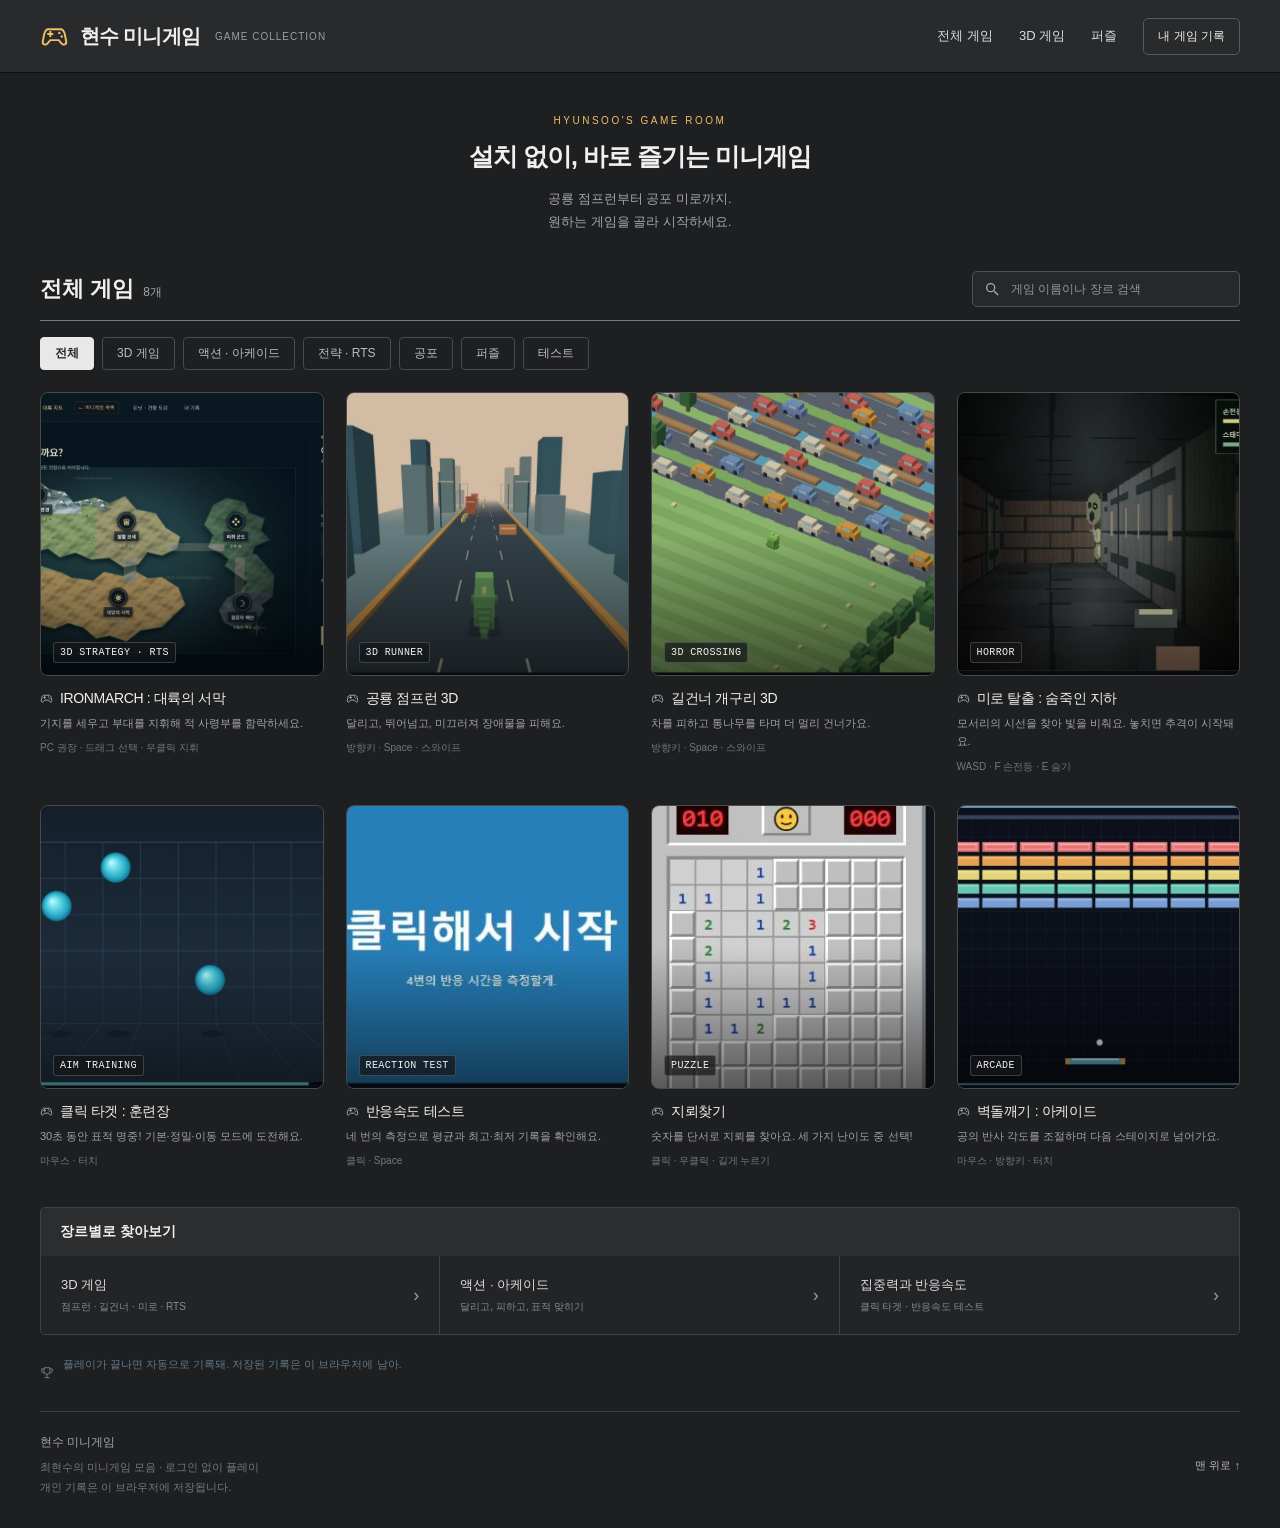
<file: index.html>
<!doctype html>
<html lang="ko"><head><meta charset="utf-8"><meta name="viewport" content="width=device-width,initial-scale=1"><meta name="description" content="공룡 점프런, 길건너 개구리, 공포 미로, 반응속도 테스트 등 여덟 가지 미니게임을 즐겨보세요."><title>현수 미니게임 · 게임 모음</title><link rel="stylesheet" href="records.css"><link rel="stylesheet" href="archive.css"></head><body id="top">
<svg xmlns="http://www.w3.org/2000/svg" width="0" height="0" style="position:absolute" aria-hidden="true"><symbol id="controller" viewBox="0 0 24 24"><path d="M7 6h10c2 0 3 2 3.5 4l1.2 6c.5 2.5-2.4 3.6-3.8 1.8L15.5 15h-7l-2.4 2.8C4.7 19.6 1.8 18.5 2.3 16l1.2-6C4 8 5 6 7 6Z" fill="none" stroke="currentColor" stroke-width="1.6"/><path d="M6 10h5m-2.5-2.5v5" stroke="currentColor" stroke-width="1.6"/><circle cx="16" cy="9" r="1" fill="currentColor"/><circle cx="18" cy="12" r="1" fill="currentColor"/></symbol></svg>
<header class="topbar"><div class="wrap"><a class="brand" href="index.html" aria-label="현수 미니게임 홈"><svg aria-hidden="true"><use href="#controller"/></svg>현수 미니게임<small>GAME COLLECTION</small></a><nav class="topnav" aria-label="주 메뉴"><button type="button" data-filter="all">전체 게임</button><button type="button" data-filter="3d">3D 게임</button><button type="button" data-filter="puzzle">퍼즐</button><button type="button" id="menu-records" class="scores-nav">내 게임 기록</button></nav></div></header>
<main class="wrap"><section class="intro" aria-labelledby="intro-title"><p>HYUNSOO'S GAME ROOM</p><h1 id="intro-title">설치 없이, 바로 즐기는 미니게임</h1><p>공룡 점프런부터 공포 미로까지.<br>원하는 게임을 골라 시작하세요.</p></section>
<section id="catalog" aria-labelledby="list-title"><div class="section-top"><h2><span id="list-title" style="font:inherit;color:inherit;margin:0">전체 게임</span><span id="game-count" aria-live="polite">8개</span></h2><label class="search"><svg viewBox="0 0 24 24" aria-hidden="true"><circle cx="10" cy="10" r="6" fill="none" stroke="currentColor" stroke-width="2"/><path d="m15 15 6 6" stroke="currentColor" stroke-width="2"/></svg><input type="search" id="game-search" aria-label="게임 검색" placeholder="게임 이름이나 장르 검색" autocomplete="off"></label></div><div class="filters" role="group" aria-label="게임 장르"><button type="button" data-filter="all" aria-pressed="true">전체</button><button type="button" data-filter="3d" aria-pressed="false">3D 게임</button><button type="button" data-filter="action" aria-pressed="false">액션 · 아케이드</button><button type="button" data-filter="strategy" aria-pressed="false">전략 · RTS</button><button type="button" data-filter="horror" aria-pressed="false">공포</button><button type="button" data-filter="puzzle" aria-pressed="false">퍼즐</button><button type="button" data-filter="test" aria-pressed="false">테스트</button></div><div class="games"><a class="game" href="ironmarch/index.html" data-categories="3d strategy" data-keywords="아이언마치 아이언 마치 ironmarch rts 전략 전쟁 기지 부대 공성"><span class="thumb"><img src="previews/ironmarch.jpg" alt="IRONMARCH 대륙 지도와 출발 지역 선택 화면" width="300" height="300"><span class="tag">3D STRATEGY · RTS</span><span class="play-mark" aria-hidden="true">▶</span></span><h3><svg aria-hidden="true"><use href="#controller"/></svg>IRONMARCH : 대륙의 서막</h3><p>기지를 세우고 부대를 지휘해 적 사령부를 함락하세요.</p><span class="meta">PC 권장 · 드래그 선택 · 우클릭 지휘</span></a><a class="game" href="jump.html" data-categories="3d action" data-keywords="공룡 러닝 점프 달리기 dino runner"><span class="thumb"><img src="previews/runner.jpg" alt="공룡 점프런 3D 플레이 화면" width="300" height="300"><span class="tag">3D RUNNER</span><span class="play-mark" aria-hidden="true">▶</span></span><h3><svg aria-hidden="true"><use href="#controller"/></svg>공룡 점프런 3D</h3><p>달리고, 뛰어넘고, 미끄러져 장애물을 피해요.</p><span class="meta">방향키 · Space · 스와이프</span></a>
<a class="game" href="5game.html" data-categories="3d action" data-keywords="개구리 길건너 친구들 frog crossing"><span class="thumb"><img src="previews/crossing.jpg" alt="길건너 개구리 3D 플레이 화면" width="300" height="300"><span class="tag">3D CROSSING</span><span class="play-mark" aria-hidden="true">▶</span></span><h3><svg aria-hidden="true"><use href="#controller"/></svg>길건너 개구리 3D</h3><p>차를 피하고 통나무를 타며 더 멀리 건너가요.</p><span class="meta">방향키 · Space · 스와이프</span></a>
<a class="game" href="2game.html" data-categories="3d horror" data-keywords="미로 공포 귀신 괴물 탈출 maze horror"><span class="thumb"><img src="previews/maze.jpg" alt="미로 탈출 : 숨죽인 지하 플레이 화면" width="300" height="300"><span class="tag">HORROR</span><span class="play-mark" aria-hidden="true">▶</span></span><h3><svg aria-hidden="true"><use href="#controller"/></svg>미로 탈출 : 숨죽인 지하</h3><p>모서리의 시선을 찾아 빛을 비춰요. 놓치면 추격이 시작돼요.</p><span class="meta">WASD · F 손전등 · E 숨기</span></a>
<a class="game" href="2index.html" data-categories="action test" data-keywords="에임 클릭 표적 조준 aim target"><span class="thumb"><img src="previews/aim.jpg" alt="클릭 타겟 : 훈련장 플레이 화면" width="300" height="300"><span class="tag">AIM TRAINING</span><span class="play-mark" aria-hidden="true">▶</span></span><h3><svg aria-hidden="true"><use href="#controller"/></svg>클릭 타겟 : 훈련장</h3><p>30초 동안 표적 명중! 기본·정밀·이동 모드에 도전해요.</p><span class="meta">마우스 · 터치</span></a>
<a class="game" href="3game.html" data-categories="test" data-keywords="반응 속도 동물 reaction test"><span class="thumb"><img src="previews/reaction.jpg" alt="반응속도 테스트 플레이 화면" width="300" height="300"><span class="tag">REACTION TEST</span><span class="play-mark" aria-hidden="true">▶</span></span><h3><svg aria-hidden="true"><use href="#controller"/></svg>반응속도 테스트</h3><p>네 번의 측정으로 평균과 최고·최저 기록을 확인해요.</p><span class="meta">클릭 · Space</span></a>
<a class="game" href="4game.html" data-categories="puzzle" data-keywords="지뢰 퍼즐 클래식 mines puzzle"><span class="thumb"><img src="previews/mines.jpg" alt="지뢰찾기 플레이 화면" width="300" height="300"><span class="tag">PUZZLE</span><span class="play-mark" aria-hidden="true">▶</span></span><h3><svg aria-hidden="true"><use href="#controller"/></svg>지뢰찾기</h3><p>숫자를 단서로 지뢰를 찾아요. 세 가지 난이도 중 선택!</p><span class="meta">클릭 · 우클릭 · 길게 누르기</span></a>
<a class="game" href="6game.html" data-categories="action" data-keywords="벽돌 깨기 공 고전 breakout arcade"><span class="thumb"><img src="previews/breakout.jpg" alt="벽돌깨기 : 아케이드 플레이 화면" width="300" height="300"><span class="tag">ARCADE</span><span class="play-mark" aria-hidden="true">▶</span></span><h3><svg aria-hidden="true"><use href="#controller"/></svg>벽돌깨기 : 아케이드</h3><p>공의 반사 각도를 조절하며 다음 스테이지로 넘어가요.</p><span class="meta">마우스 · 방향키 · 터치</span></a></div><div id="empty-results" class="empty" hidden><strong>찾는 게임이 없어요</strong>다른 이름으로 검색하거나 장르를 바꿔 보세요.<br><button type="button" id="reset-search">전체 게임 보기</button></div></section>
<section class="browse" aria-labelledby="browse-title"><h2 id="browse-title">장르별로 찾아보기</h2><div class="browse-grid"><button type="button" data-filter="3d"><div>3D 게임<span>점프런 · 길건너 · 미로 · RTS</span></div><b aria-hidden="true">›</b></button><button type="button" data-filter="action"><div>액션 · 아케이드<span>달리고, 피하고, 표적 맞히기</span></div><b aria-hidden="true">›</b></button><button type="button" data-filter="test"><div>집중력과 반응속도<span>클릭 타겟 · 반응속도 테스트</span></div><b aria-hidden="true">›</b></button></div></section>
<div class="record-line"><svg viewBox="0 0 24 24" aria-hidden="true"><path d="M7 3h10v6c0 7-10 7-10 0V3Zm5 12v5m-4 0h8M7 5H3v3c0 3 2 4 5 4m9-7h4v3c0 3-2 4-5 4" fill="none" stroke="currentColor" stroke-width="1.5"/></svg><p class="score-summary"></p></div>
<footer class="footer"><div><strong>현수 미니게임</strong><p>최현수의 미니게임 모음 · 로그인 없이 플레이<br>개인 기록은 이 브라우저에 저장됩니다.</p></div><a href="#top">맨 위로 ↑</a></footer></main><script src="records.js?v=8"></script><script src="menu-play.js?v=8"></script><script src="archive-menu.js?v=8"></script></body></html>
</file>
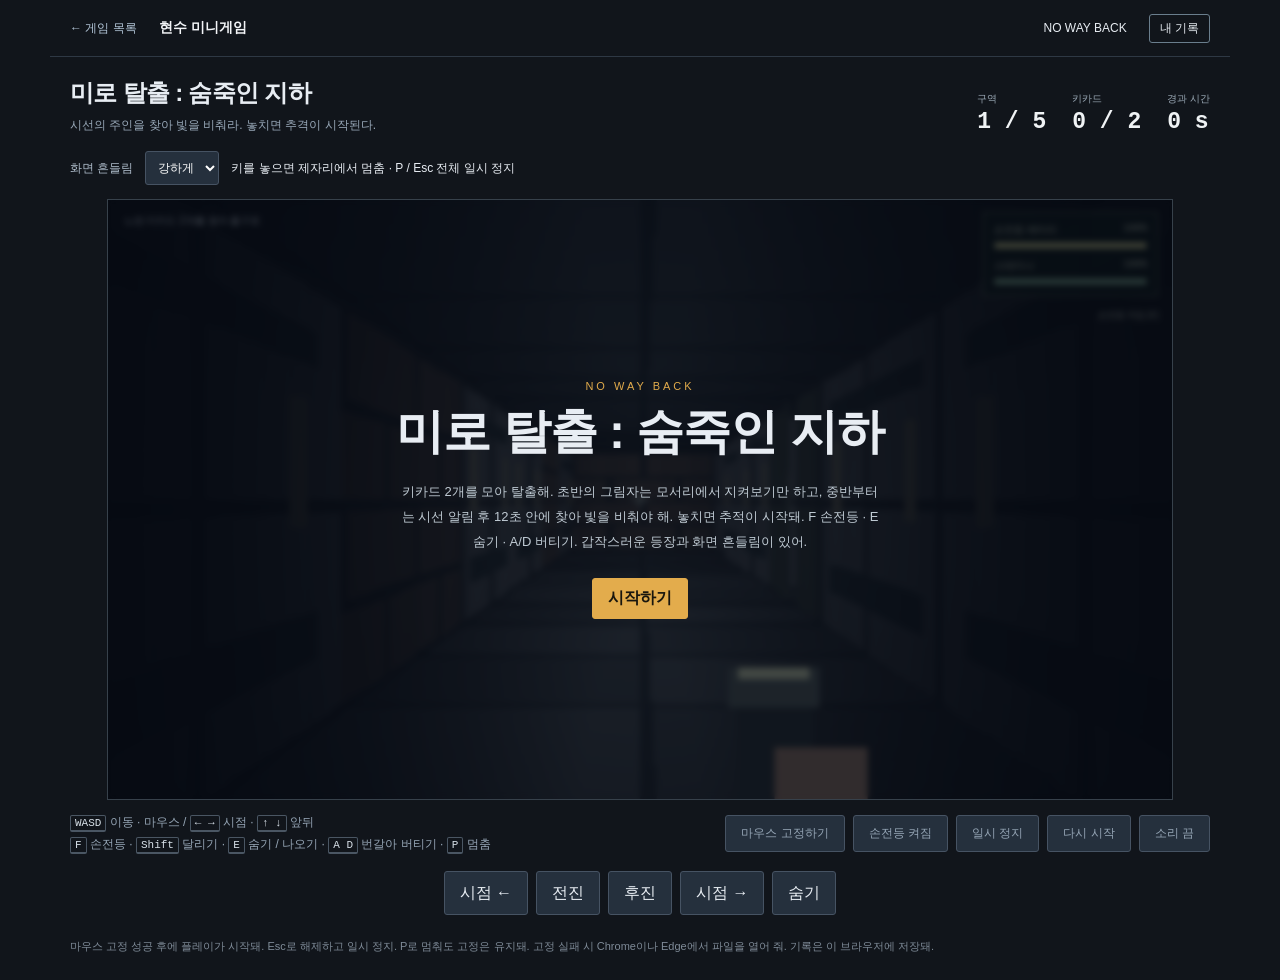
<file: 2game.html>
<!doctype html>
<html lang="ko"><head><meta charset="utf-8"><meta name="viewport" content="width=device-width,initial-scale=1"><title>미로 탈출 : 숨죽인 지하 · 현수 미니게임</title><link rel="stylesheet" href="arcade.css"><style>.flash-state{position:absolute;right:15px;top:14px;color:#c0c6ad;font-size:10px;pointer-events:none}.horror-message{position:absolute;left:15px;bottom:7px;color:#e4d1aa;text-shadow:0 2px 3px black;font-size:12px;max-width:60%;pointer-events:none}.interact{position:absolute;bottom:48px;left:50%;transform:translateX(-50%);background:#121a15de;border-color:#a6ac81;color:#e5e2be;z-index:2}.struggle{position:absolute;left:22%;right:22%;bottom:23px;padding:16px;background:#0b100de8;border:1px solid #9e7654;color:#e0d4b2;text-align:center;font-size:11px;z-index:3}.struggle strong{font-size:15px}.struggle-track{height:13px;background:#542d24;border:1px solid #9a8b66;margin:12px 0 8px}#struggle-fill{height:100%;background:#c5bf82;width:65%}.struggle p{margin:10px 0 0}.struggle button{padding:7px 18px}#struggle[hidden],#interact[hidden]{display:none}.stage canvas{aspect-ratio:16/9}@media(max-width:700px){.struggle{left:8%;right:8%;bottom:10px;padding:10px}.struggle strong{font-size:12px}.horror-message{font-size:10px;max-width:95%;bottom:0}.flash-state{top:32px;left:16px}.bottom .actions{flex-wrap:wrap}.settings span{font-size:10px}.stage canvas{aspect-ratio:4/3}}.resources{position:absolute;right:14px;top:12px;width:175px;pointer-events:none;padding:10px;background:#07100be6;border:1px solid #566248;color:#d3d8b8}.resource+ .resource{margin-top:10px}.resource>div:first-child{display:flex;justify-content:space-between;font-size:10px;gap:8px}.resource b{font:10px Consolas,monospace}.resource-track{height:7px;margin-top:5px;background:#202c22;border:1px solid #516045}.resource-track i{display:block;height:100%;width:100%;background:#d4ca80}#stamina-fill{background:#7ba988}.resource[data-low="true"] i{background:#bd7153}.flash-state{top:109px;right:14px;font-size:9px}.stage-note{max-width:calc(100% - 225px);font-size:10px}.horror-message{max-width:90%}@media(max-width:700px){.resources{width:136px;right:8px;top:8px;padding:7px}.resource>div:first-child{font-size:9px}.flash-state{left:auto;top:100px;right:8px;max-width:140px;text-align:right}.stage-note{max-width:calc(100% - 160px);font-size:9px}.resource+ .resource{margin-top:7px}} @media(min-width:701px) and (min-height:600px){.stage{max-width:calc(177.78dvh - 533.34px);margin-inline:auto}} </style></head>
<body><nav><a href="index.html">← 게임 목록</a><strong>현수 미니게임</strong><span>NO WAY BACK</span></nav><main><div class="heading"><div><h1>미로 탈출 : 숨죽인 지하</h1><p class="subtitle">시선의 주인을 찾아 빛을 비춰라. 놓치면 추격이 시작된다.</p></div><div class="stats"><div><label>구역</label><strong id="score">1 / 5</strong></div><div><label>키카드</label><strong id="extra">0 / 2</strong></div><div><label>경과 시간</label><strong id="best">0 s</strong></div></div></div>
<div class="settings"><label for="shake-level">화면 흔들림</label><select id="shake-level"><option value="strong">강하게</option><option value="low">약하게</option><option value="off">끄기</option></select><span>키를 놓으면 제자리에서 멈춤 · P / Esc 전체 일시 정지</span></div><div class="stage "><canvas id="game" width="960" height="540" tabindex="0" aria-label="미로 탈출 : 숨죽인 지하 게임 화면"></canvas><div id="stage-note" class="stage-note"></div><div class="resources"><div class="resource" id="battery-meter"><div><span>손전등 배터리</span><b id="battery-value">100%</b></div><div class="resource-track"><i id="battery-fill"></i></div></div><div class="resource" id="stamina-meter"><div><span>스태미나</span><b id="stamina-value">100%</b></div><div class="resource-track"><i id="stamina-fill"></i></div></div></div><div id="flash-state" class="flash-state"></div><p id="horror-message" class="horror-message" aria-live="polite"></p><button id="interact" class="interact" hidden>E · 숨기</button><div id="struggle" class="struggle" hidden><strong>틈을 막아! <kbd id="struggle-key">A</kbd> 다음은 반대 키</strong><div class="struggle-track"><div id="struggle-fill"></div></div><div><span id="struggle-time">6.0초</span> 버티면 물러간다 · 키를 누르고 있는 것만으로는 버틸 수 없어</div><p><button id="tap-a">A 누르기</button> <button id="tap-d">D 누르기</button></p></div><div class="screen" id="overlay"><span class="eyebrow" id="eyebrow">NO WAY BACK</span><h2 id="overlay-title">미로 탈출 : 숨죽인 지하</h2><p id="overlay-body">키카드 2개를 모아 탈출해. 초반의 그림자는 모서리에서 지켜보기만 하고, 중반부터는 시선 알림 후 12초 안에 찾아 빛을 비춰야 해. 놓치면 추적이 시작돼. F 손전등 · E 숨기 · A/D 버티기. 갑작스러운 등장과 화면 흔들림이 있어.</p><button class="primary" id="play">시작하기</button></div></div>
<div class="bottom"><p><kbd>WASD</kbd> 이동 · 마우스 / <kbd>← →</kbd> 시점 · <kbd>↑ ↓</kbd> 앞뒤<br><kbd>F</kbd> 손전등 · <kbd>Shift</kbd> 달리기 · <kbd>E</kbd> 숨기 / 나오기 · <kbd>A D</kbd> 번갈아 버티기 · <kbd>P</kbd> 멈춤</p><div class="actions"><button id="lock-toggle">마우스 고정하기</button><button id="flash-toggle">손전등 켜짐</button><button id="pause">일시 정지</button><button id="restart">다시 시작</button><button id="sound" aria-pressed="false">소리 끔</button></div></div><div class="pad"><button type="button" data-key="ArrowLeft" aria-label="시점 ←">시점 ←</button><button type="button" data-key="KeyW" aria-label="전진">전진</button><button type="button" data-key="KeyS" aria-label="후진">후진</button><button type="button" data-key="ArrowRight" aria-label="시점 →">시점 →</button><button type="button" data-key="KeyE" aria-label="숨기">숨기</button></div><p class="footnote">마우스 고정 성공 후에 플레이가 시작돼. Esc로 해제하고 일시 정지. P로 멈춰도 고정은 유지돼. 고정 실패 시 Chrome이나 Edge에서 파일을 열어 줘. 기록은 이 브라우저에 저장돼.</p></main><script src="records.js"></script><script src="arcade.js"></script><script src="horror-maze.js?v=7.3"></script></body></html>
</file>
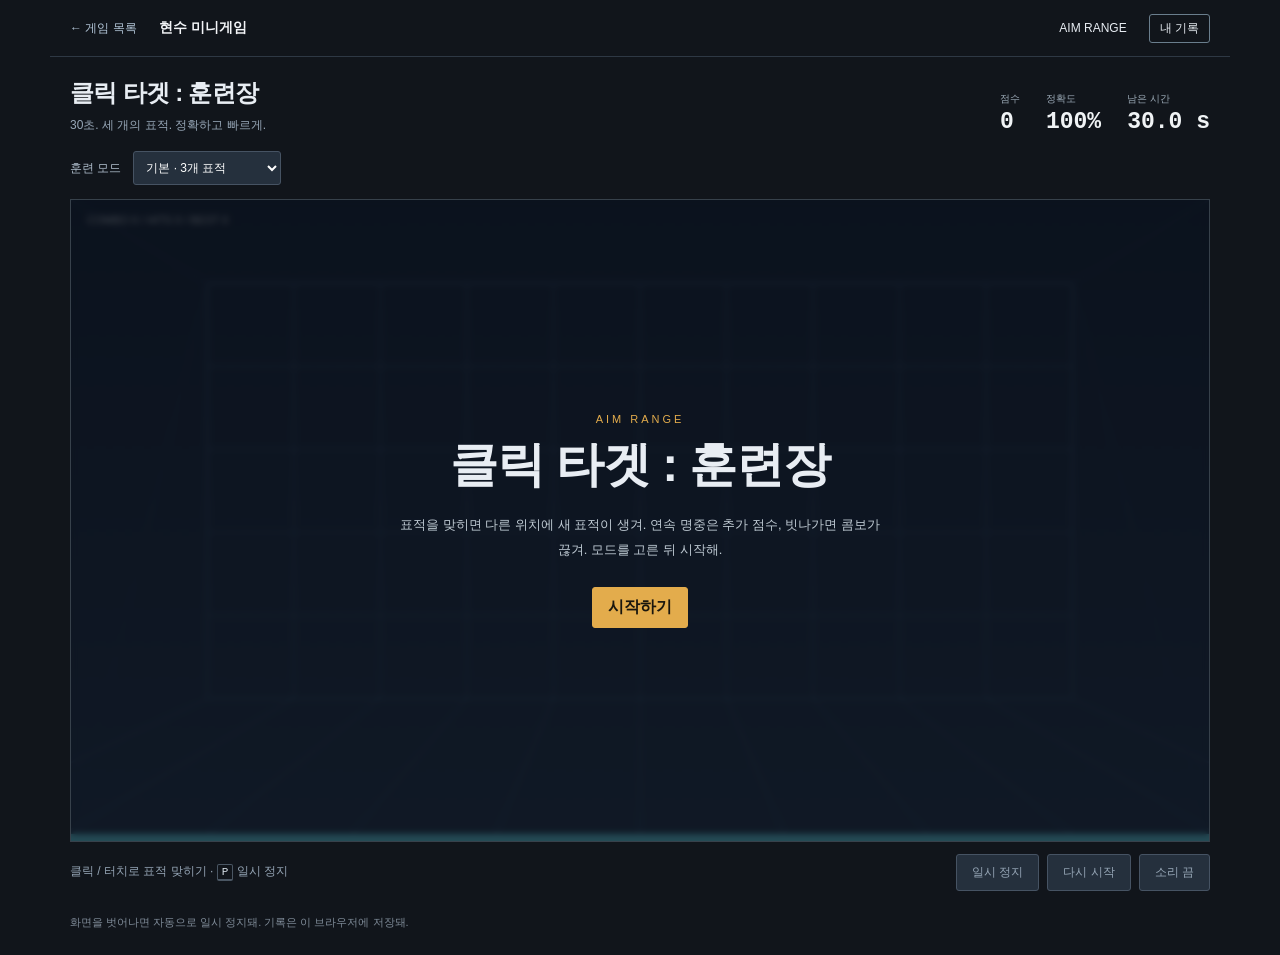
<file: 2index.html>
<!doctype html>
<html lang="ko"><head><meta charset="utf-8"><meta name="viewport" content="width=device-width,initial-scale=1"><title>클릭 타겟 : 훈련장 · 현수 미니게임</title><link rel="stylesheet" href="arcade.css"></head>
<body><nav><a href="index.html">← 게임 목록</a><strong>현수 미니게임</strong><span>AIM RANGE</span></nav><main><div class="heading"><div><h1>클릭 타겟 : 훈련장</h1><p class="subtitle">30초. 세 개의 표적. 정확하고 빠르게.</p></div><div class="stats"><div><label>점수</label><strong id="score">0</strong></div><div><label>정확도</label><strong id="extra">100%</strong></div><div><label>남은 시간</label><strong id="best">30.0 s</strong></div></div></div><div class="settings"><label for="mode">훈련 모드</label><select id="mode"><option value="grid">기본 · 3개 표적</option><option value="small">정밀 · 작은 표적</option><option value="moving">이동 · 움직이는 표적</option></select></div>
<div class="stage "><canvas id="game" width="960" height="540" tabindex="0" aria-label="클릭 타겟 : 훈련장 게임 화면"></canvas><div id="stage-note" class="stage-note"></div><div class="screen" id="overlay"><span class="eyebrow" id="eyebrow">AIM RANGE</span><h2 id="overlay-title">클릭 타겟 : 훈련장</h2><p id="overlay-body">표적을 맞히면 다른 위치에 새 표적이 생겨. 연속 명중은 추가 점수, 빗나가면 콤보가 끊겨. 모드를 고른 뒤 시작해.</p><button class="primary" id="play">시작하기</button></div></div>
<div class="bottom"><p>클릭 / 터치로 표적 맞히기 · <kbd>P</kbd> 일시 정지</p><div class="actions"><button id="pause">일시 정지</button><button id="restart">다시 시작</button><button id="sound" aria-pressed="false">소리 끔</button></div></div><div class="pad"></div><p class="footnote">화면을 벗어나면 자동으로 일시 정지돼. 기록은 이 브라우저에 저장돼.</p></main><script src="records.js"></script><script src="arcade.js"></script><script src="aim-range.js"></script></body></html>
</file>
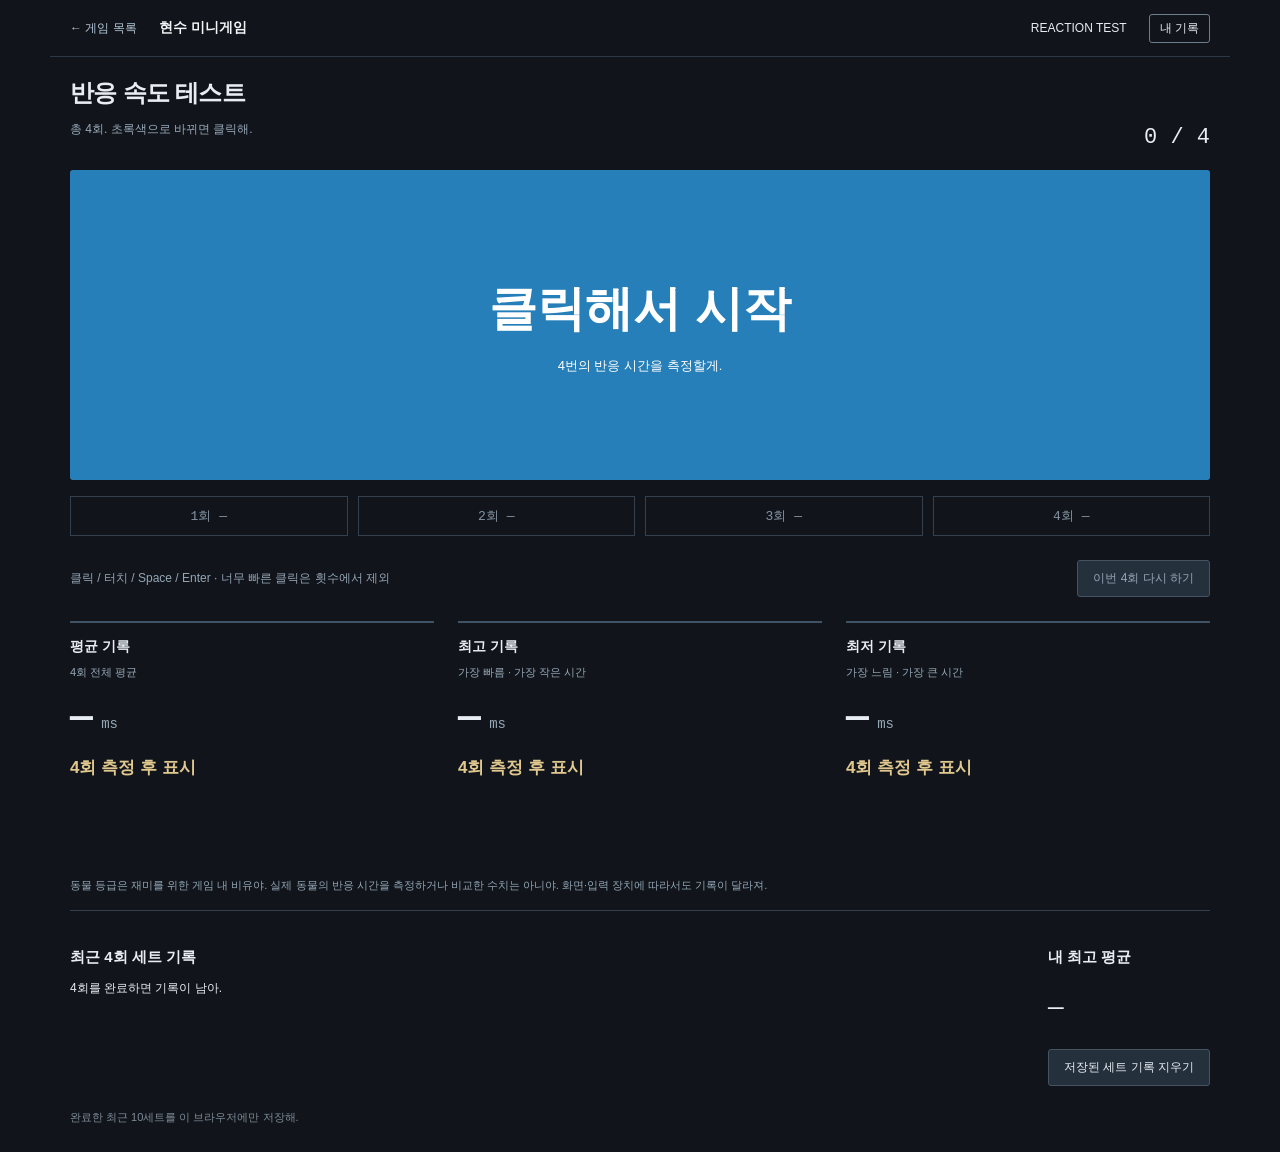
<file: 3game.html>
<!doctype html><html lang="ko"><head><meta charset="utf-8"><meta name="viewport" content="width=device-width,initial-scale=1"><title>4회 반응속도 테스트 · 현수 미니게임</title><link rel="stylesheet" href="arcade.css"><style>
.reaction-heading{display:flex;justify-content:space-between;align-items:end;margin-bottom:20px}.reaction-heading p{color:#98a8b8;font-size:12px}.round{font:22px Consolas,monospace}.arena{width:100%;min-height:310px;padding:25px;border:0;border-radius:3px;background:#267fb8;color:white;text-align:center;display:flex;flex-direction:column;align-items:center;justify-content:center;gap:14px;touch-action:manipulation;user-select:none}.arena:hover{background:#267fb8}.arena[data-state="waiting"]{background:#a33337}.arena[data-state="ready"]{background:#349757}.arena[data-state="early"]{background:#a67b30}.arena strong{font-size:clamp(28px,5vw,48px);line-height:1.4}.arena span{font-size:13px}.trials{display:flex;padding:0;gap:10px;list-style:none;margin:16px 0 24px}.trials li{flex:1;text-align:center;padding:10px 4px;border:1px solid #34404d;font:13px Consolas,monospace;color:#8393a3}.trials li.done{color:#d5ebf5;border-color:#6d94a8}.results{display:grid;grid-template-columns:repeat(3,1fr);gap:24px;margin-top:24px}.results section{border-top:2px solid #3f5364;padding-top:15px}.results h2{font-size:14px;margin:0 0 6px}.results small{font-size:11px;color:#97a7b6}.number{font:38px Consolas,monospace;margin:16px 0}.number span{font-size:14px;color:#97a7b6}.animal{font-size:17px;font-weight:bold;color:#e0c88e;min-height:26px}.comment{font-size:12px;color:#9aabba;line-height:1.8;min-height:40px}.grade-note{padding:14px 0;color:#93a5b4;font-size:11px;line-height:1.8;border-bottom:1px solid #34404d}.history-section{display:flex;justify-content:space-between;gap:24px;margin-top:25px;font-size:12px}.history-section h2{font-size:15px}.history-section ol{padding-left:20px;color:#9caeba;line-height:2.2}#personal-best{font:26px Consolas,monospace}#clear-confirm{padding:16px;border:1px solid #586673;margin-top:14px}.sr-only{position:absolute;clip-path:inset(50%);width:1px;height:1px;overflow:hidden}@media(max-width:650px){.results{gap:12px}.number{font-size:27px}.animal{font-size:13px}.comment{font-size:11px}.results h2{font-size:12px}.arena{min-height:270px}.history-section{flex-direction:column}.trials{gap:5px}.trials li{font-size:11px}.reaction-heading p{max-width:250px;line-height:1.7}}
</style></head><body><nav><a href="index.html">← 게임 목록</a><strong>현수 미니게임</strong><span>REACTION TEST</span></nav><main><div class="reaction-heading"><div><h1>반응 속도 테스트</h1><p>총 4회. 초록색으로 바뀌면 클릭해.</p></div><strong class="round" id="round">0 / 4</strong></div><button class="arena" id="arena" data-state="idle"><strong id="title">클릭해서 시작</strong><span id="detail">4번의 반응 시간을 측정할게.</span></button><ol class="trials" id="trials"></ol><div class="bottom"><p>클릭 / 터치 / Space / Enter · 너무 빠른 클릭은 횟수에서 제외</p><button id="restart-set">이번 4회 다시 하기</button></div><div class="results"><section><h2>평균 기록</h2><small>4회 전체 평균</small><p class="number"><strong id="average">—</strong><span> ms</span></p><p class="animal" id="average-animal"></p><p class="comment" id="average-comment"></p></section><section><h2>최고 기록</h2><small>가장 빠름 · 가장 작은 시간</small><p class="number"><strong id="fastest">—</strong><span> ms</span></p><p class="animal" id="fastest-animal"></p><p class="comment" id="fastest-comment"></p></section><section><h2>최저 기록</h2><small>가장 느림 · 가장 큰 시간</small><p class="number"><strong id="slowest">—</strong><span> ms</span></p><p class="animal" id="slowest-animal"></p><p class="comment" id="slowest-comment"></p></section></div><p class="grade-note">동물 등급은 재미를 위한 게임 내 비유야. 실제 동물의 반응 시간을 측정하거나 비교한 수치는 아니야. 화면·입력 장치에 따라서도 기록이 달라져.</p><div class="history-section"><section><h2>최근 4회 세트 기록</h2><p id="empty-history">4회를 완료하면 기록이 남아.</p><ol id="set-history"></ol></section><section><h2>내 최고 평균</h2><p id="personal-best">—</p><button id="clear-records">저장된 세트 기록 지우기</button><div id="clear-confirm" hidden>저장된 세트 기록을 지울까?<p><button id="clear-yes">지우기</button> <button id="clear-no">취소</button></p></div></section></div><p class="footnote">완료한 최근 10세트를 이 브라우저에만 저장해.</p><p id="announcement" class="sr-only" aria-live="polite"></p></main><script src="records.js"></script><script src="reaction-four.js"></script></body></html>
</file>
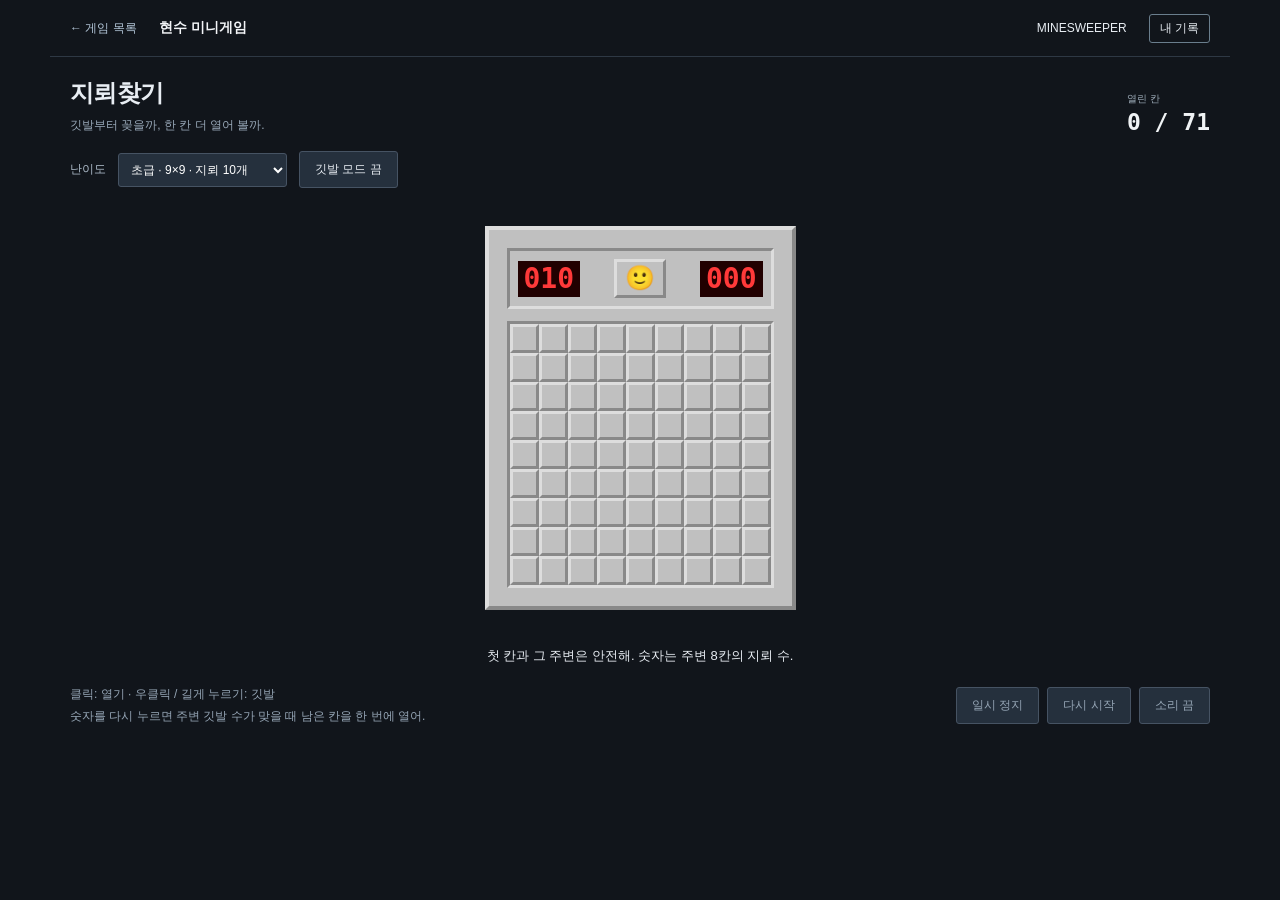
<file: 4game.html>
<!doctype html><html lang="ko"><head><meta charset="utf-8"><meta name="viewport" content="width=device-width,initial-scale=1"><title>지뢰찾기 · 현수 미니게임</title><link rel="stylesheet" href="arcade.css"></head><body><nav><a href="index.html">← 게임 목록</a><strong>현수 미니게임</strong><span>MINESWEEPER</span></nav><main><div class="heading"><div><h1>지뢰찾기</h1><p class="subtitle">깃발부터 꽂을까, 한 칸 더 열어 볼까.</p></div><div class="stats"><div><label>열린 칸</label><strong id="score">0 / 71</strong></div></div></div><div class="settings"><label for="difficulty">난이도</label><select id="difficulty"><option value="9,10">초급 · 9×9 · 지뢰 10개</option><option value="16,40">중급 · 16×16 · 지뢰 40개</option><option value="20,80">고급 · 20×20 · 지뢰 80개</option></select><button id="flag-mode" aria-pressed="false">깃발 모드 끔</button></div><div class="mine-scroll"><div class="mine-wrap"><div class="mine-head"><span id="mines" class="led" aria-label="남은 깃발">010</span><button class="face" id="face" aria-label="새 게임">🙂</button><span id="timer" class="led" aria-label="경과 시간">000</span></div><div id="mine-grid" class="mine-grid" aria-label="지뢰찾기 판"></div></div></div><p id="mine-status" role="status" style="text-align:center;font-size:13px;min-height:24px"></p><div class="bottom"><p>클릭: 열기 · 우클릭 / 길게 누르기: 깃발<br>숫자를 다시 누르면 주변 깃발 수가 맞을 때 남은 칸을 한 번에 열어.</p><div class="actions"><button id="pause">일시 정지</button><button id="restart">다시 시작</button><button id="sound" aria-pressed="false">소리 끔</button></div></div></main><script src="records.js"></script><script src="arcade.js"></script><script src="mines-classic.js"></script></body></html>
</file>
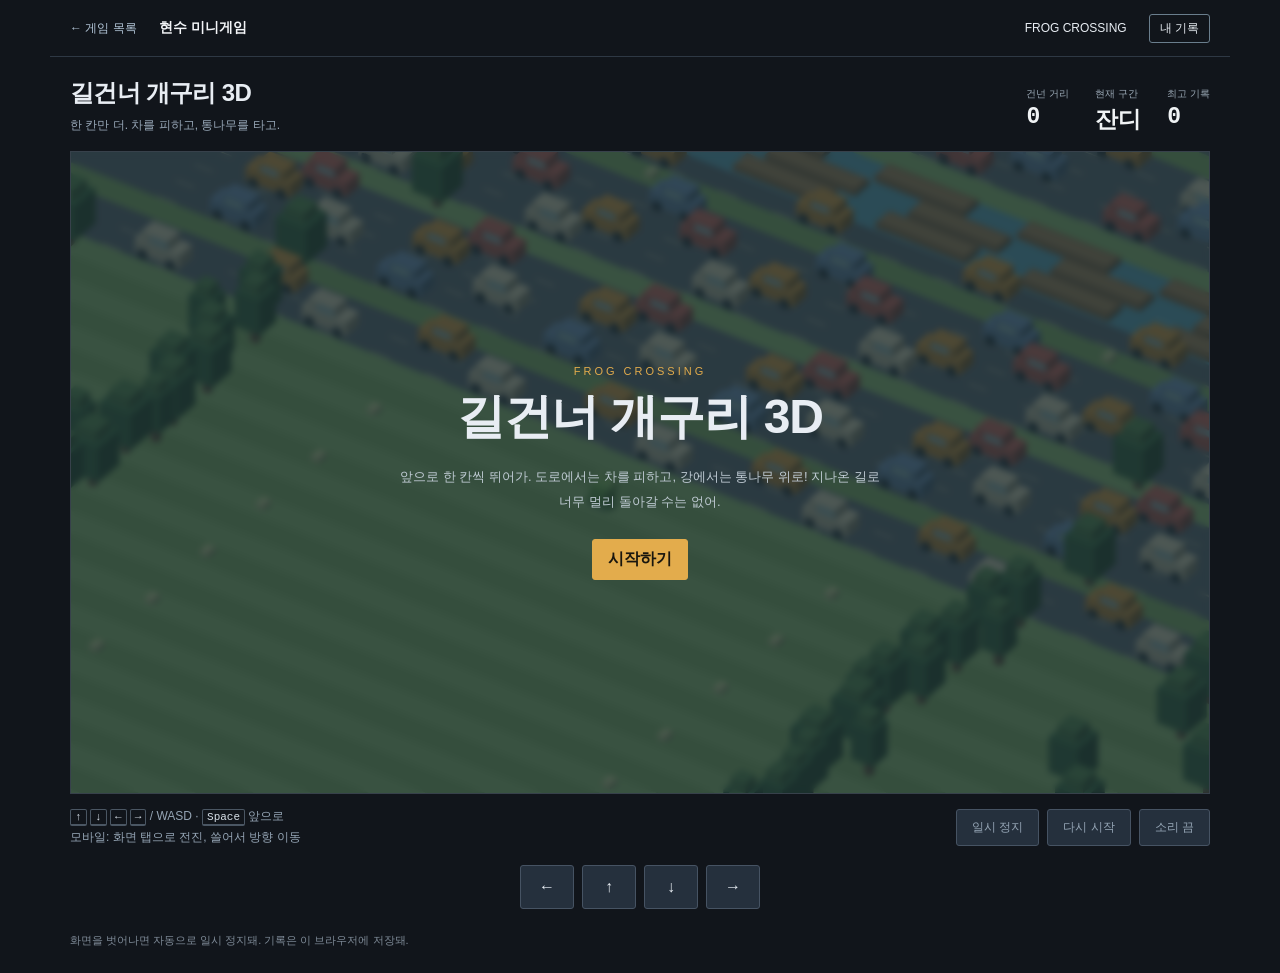
<file: 5game.html>
<!doctype html>
<html lang="ko"><head><meta charset="utf-8"><meta name="viewport" content="width=device-width,initial-scale=1"><title>길건너 개구리 3D · 현수 미니게임</title><link rel="stylesheet" href="arcade.css"></head>
<body><nav><a href="index.html">← 게임 목록</a><strong>현수 미니게임</strong><span>FROG CROSSING</span></nav><main><div class="heading"><div><h1>길건너 개구리 3D</h1><p class="subtitle">한 칸만 더. 차를 피하고, 통나무를 타고.</p></div><div class="stats"><div><label>건넌 거리</label><strong id="score">0</strong></div><div><label>현재 구간</label><strong id="extra">도로</strong></div><div><label>최고 기록</label><strong id="best">0</strong></div></div></div>
<div class="stage crossy"><canvas id="game" width="960" height="540" tabindex="0" aria-label="길건너 개구리 3D 게임 화면"></canvas><div id="stage-note" class="stage-note"></div><div class="screen" id="overlay"><span class="eyebrow" id="eyebrow">FROG CROSSING</span><h2 id="overlay-title">길건너 개구리 3D</h2><p id="overlay-body">앞으로 한 칸씩 뛰어가. 도로에서는 차를 피하고, 강에서는 통나무 위로! 지나온 길로 너무 멀리 돌아갈 수는 없어.</p><button class="primary" id="play">시작하기</button></div></div>
<div class="bottom"><p><kbd>↑</kbd> <kbd>↓</kbd> <kbd>←</kbd> <kbd>→</kbd> / WASD · <kbd>Space</kbd> 앞으로<br>모바일: 화면 탭으로 전진, 쓸어서 방향 이동</p><div class="actions"><button id="pause">일시 정지</button><button id="restart">다시 시작</button><button id="sound" aria-pressed="false">소리 끔</button></div></div><div class="pad"><button type="button" data-key="ArrowLeft" aria-label="←">←</button><button type="button" data-key="ArrowUp" aria-label="↑">↑</button><button type="button" data-key="ArrowDown" aria-label="↓">↓</button><button type="button" data-key="ArrowRight" aria-label="→">→</button></div><p class="footnote">화면을 벗어나면 자동으로 일시 정지돼. 기록은 이 브라우저에 저장돼.</p></main><script src="records.js"></script><script src="arcade.js"></script><script src="render3d.js"></script><script src="crossing3d.js"></script></body></html>
</file>
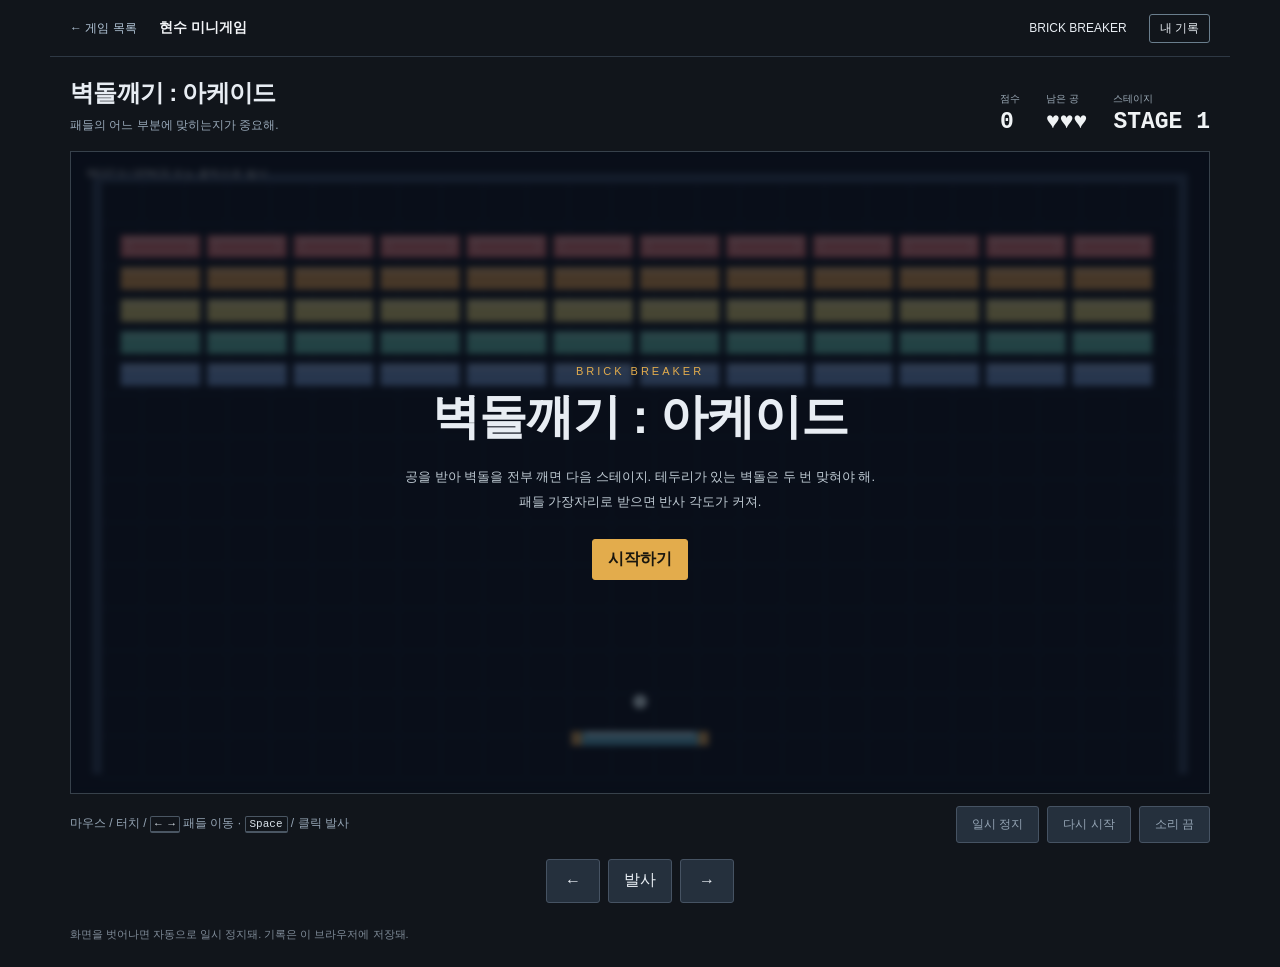
<file: 6game.html>
<!doctype html>
<html lang="ko"><head><meta charset="utf-8"><meta name="viewport" content="width=device-width,initial-scale=1"><title>벽돌깨기 : 아케이드 · 현수 미니게임</title><link rel="stylesheet" href="arcade.css"></head>
<body><nav><a href="index.html">← 게임 목록</a><strong>현수 미니게임</strong><span>BRICK BREAKER</span></nav><main><div class="heading"><div><h1>벽돌깨기 : 아케이드</h1><p class="subtitle">패들의 어느 부분에 맞히는지가 중요해.</p></div><div class="stats"><div><label>점수</label><strong id="score">0</strong></div><div><label>남은 공</label><strong id="extra">♥♥♥</strong></div><div><label>스테이지</label><strong id="best">STAGE 1</strong></div></div></div>
<div class="stage "><canvas id="game" width="960" height="540" tabindex="0" aria-label="벽돌깨기 : 아케이드 게임 화면"></canvas><div id="stage-note" class="stage-note"></div><div class="screen" id="overlay"><span class="eyebrow" id="eyebrow">BRICK BREAKER</span><h2 id="overlay-title">벽돌깨기 : 아케이드</h2><p id="overlay-body">공을 받아 벽돌을 전부 깨면 다음 스테이지. 테두리가 있는 벽돌은 두 번 맞혀야 해. 패들 가장자리로 받으면 반사 각도가 커져.</p><button class="primary" id="play">시작하기</button></div></div>
<div class="bottom"><p>마우스 / 터치 / <kbd>← →</kbd> 패들 이동 · <kbd>Space</kbd> / 클릭 발사</p><div class="actions"><button id="pause">일시 정지</button><button id="restart">다시 시작</button><button id="sound" aria-pressed="false">소리 끔</button></div></div><div class="pad"><button type="button" data-key="ArrowLeft" aria-label="←">←</button><button type="button" data-key="Space" aria-label="발사">발사</button><button type="button" data-key="ArrowRight" aria-label="→">→</button></div><p class="footnote">화면을 벗어나면 자동으로 일시 정지돼. 기록은 이 브라우저에 저장돼.</p></main><script src="records.js"></script><script src="arcade.js"></script><script src="breakout-arcade.js"></script></body></html>
</file>
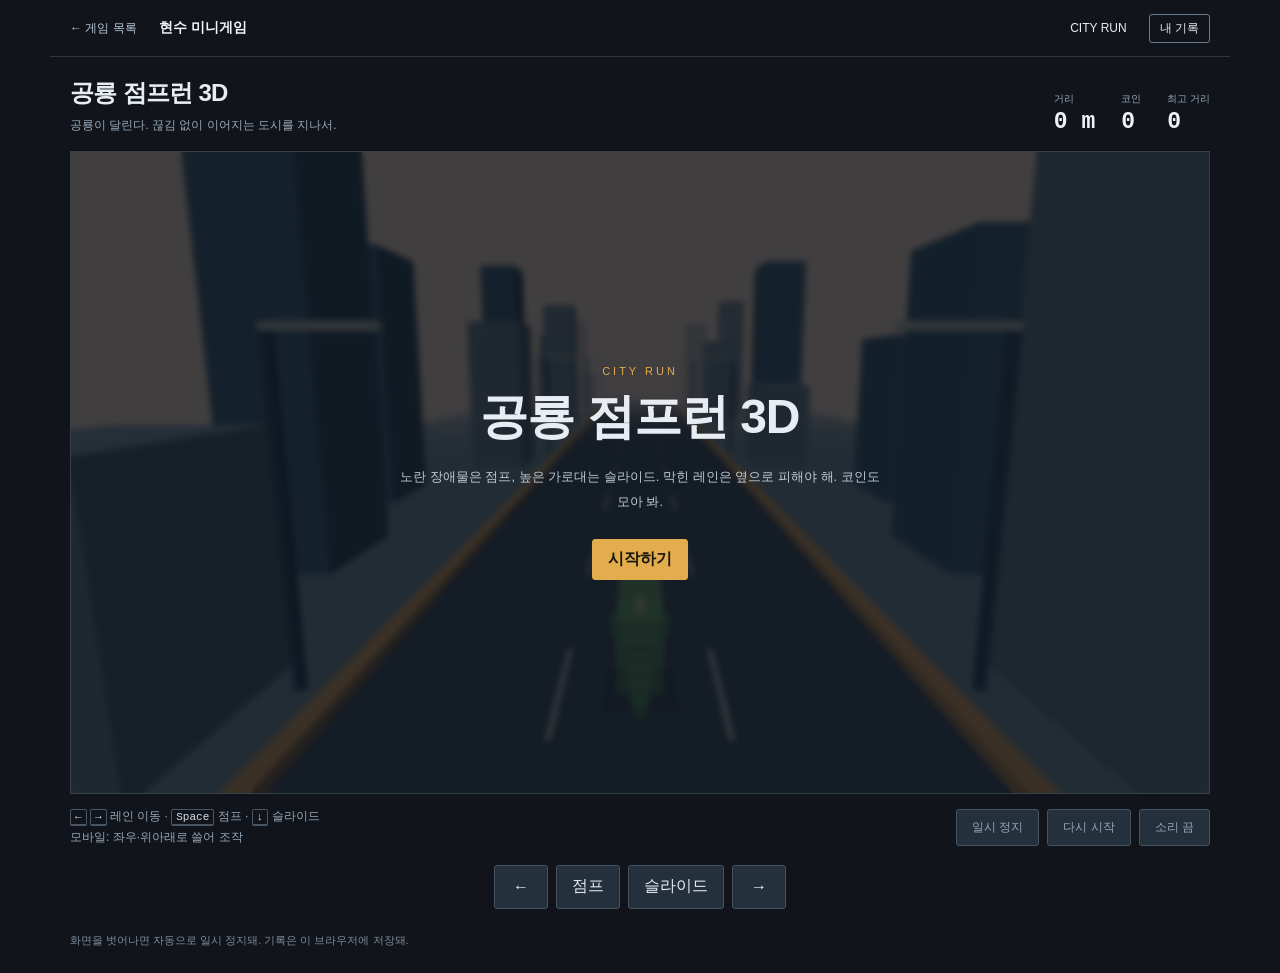
<file: jump.html>
<!doctype html>
<html lang="ko"><head><meta charset="utf-8"><meta name="viewport" content="width=device-width,initial-scale=1"><title>공룡 점프런 3D · 현수 미니게임</title><link rel="stylesheet" href="arcade.css"></head>
<body><nav><a href="index.html">← 게임 목록</a><strong>현수 미니게임</strong><span>CITY RUN</span></nav><main><div class="heading"><div><h1>공룡 점프런 3D</h1><p class="subtitle">공룡이 달린다. 끊김 없이 이어지는 도시를 지나서.</p></div><div class="stats"><div><label>거리</label><strong id="score">0 m</strong></div><div><label>코인</label><strong id="extra">0</strong></div><div><label>최고 거리</label><strong id="best">0</strong></div></div></div>
<div class="stage "><canvas id="game" width="960" height="540" tabindex="0" aria-label="공룡 점프런 3D 게임 화면"></canvas><div id="stage-note" class="stage-note"></div><div class="screen" id="overlay"><span class="eyebrow" id="eyebrow">CITY RUN</span><h2 id="overlay-title">공룡 점프런 3D</h2><p id="overlay-body">노란 장애물은 점프, 높은 가로대는 슬라이드. 막힌 레인은 옆으로 피해야 해. 코인도 모아 봐.</p><button class="primary" id="play">시작하기</button></div></div>
<div class="bottom"><p><kbd>←</kbd> <kbd>→</kbd> 레인 이동 · <kbd>Space</kbd> 점프 · <kbd>↓</kbd> 슬라이드<br>모바일: 좌우·위아래로 쓸어 조작</p><div class="actions"><button id="pause">일시 정지</button><button id="restart">다시 시작</button><button id="sound" aria-pressed="false">소리 끔</button></div></div><div class="pad"><button type="button" data-key="ArrowLeft" aria-label="←">←</button><button type="button" data-key="Space" aria-label="점프">점프</button><button type="button" data-key="ArrowDown" aria-label="슬라이드">슬라이드</button><button type="button" data-key="ArrowRight" aria-label="→">→</button></div><p class="footnote">화면을 벗어나면 자동으로 일시 정지돼. 기록은 이 브라우저에 저장돼.</p></main><script src="records.js"></script><script src="arcade.js"></script><script src="render3d.js"></script><script src="runner3d.js"></script></body></html>
</file>
<file: records.css>
.scores-nav{font:12px "Malgun Gothic",sans-serif;padding:5px 10px;border:1px solid #6a7e8d;border-radius:3px;background:transparent;color:inherit;cursor:pointer;white-space:nowrap}.scores-dialog{width:min(900px,94vw);max-height:86vh;border:1px solid #566b7a;border-radius:4px;background:#151e27;color:#e1eaf0;padding:22px;font:13px "Malgun Gothic",sans-serif;line-height:1.7}.scores-dialog::backdrop{background:#000a}.scores-title{display:flex;align-items:center;justify-content:space-between;gap:20px}.scores-title h2{margin:0;font-size:22px}.scores-dialog button,.scores-dialog select{font:inherit;background:#273543;color:#e1eaf0;border:1px solid #6a7e8d;border-radius:3px;padding:6px 12px;cursor:pointer}.scores-note{color:#9caeba;font-size:11px}.scores-best{padding:8px 0 12px}.scores-best p{display:inline-block;margin:8px 20px 4px 0;color:#e8c990;font-size:12px}.scores-scroll{overflow:auto;max-height:42vh}.scores-dialog table{width:100%;border-collapse:collapse;text-align:left;font-size:12px;min-width:540px}.scores-dialog th,.scores-dialog td{border-bottom:1px solid #344451;padding:10px 8px}.scores-dialog th{color:#a9bbc8;position:sticky;top:0;background:#151e27}.scores-dialog td:nth-child(3){color:#e7cc92;white-space:nowrap;font-family:Consolas,monospace}.scores-dialog td:last-child{color:#a6b6c1;font-size:11px}.score-player{position:fixed;inset:0;z-index:20;background:#11151b}.score-player iframe{width:100%;height:100%;border:0;display:block}.score-player[hidden]{display:none}.menu-scores{display:flex;justify-content:space-between;align-items:center;gap:18px;margin-bottom:13px}.menu-scores .label{margin:0}.menu-scores button{color:#1685cc;border-color:#a3becd;background:white}.score-summary{color:#617889;font-size:11px;margin:0 0 16px}

@media(max-width:650px){nav{gap:10px}nav>span{display:none}.scores-nav{font-size:11px;padding:4px 7px}}
.scores-transfer{margin:14px 0 0;display:flex;gap:8px;align-items:center;flex-wrap:wrap}.scores-transfer button{font-size:11px;padding:5px 9px}.scores-transfer-status{font-size:11px;color:#a6c3b1}
</file>
<file: archive.css>
:root{color-scheme:dark;--bg:#1e1f20;--panel:#272829;--line:#414244;--text:#f0f0f0;--muted:#a6a7aa;--accent:#f0be65}*{box-sizing:border-box}body{margin:0;background:var(--bg);color:var(--text);font-family:"Malgun Gothic","Apple SD Gothic Neo",sans-serif;font-size:14px}button,input{font:inherit}button,a,input{-webkit-tap-highlight-color:transparent}button{cursor:pointer}a{color:inherit;text-decoration:none}button:focus-visible,a:focus-visible,input:focus-visible{outline:2px solid var(--accent);outline-offset:4px}[hidden]{display:none!important}.wrap{width:min(1200px,calc(100% - 64px));margin-inline:auto}.topbar{border-bottom:1px solid #101112;background:#292a2b}.topbar .wrap{display:flex;align-items:center;justify-content:space-between;gap:30px;min-height:72px}.brand{display:flex;align-items:center;gap:11px;font-size:20px;font-weight:800;letter-spacing:-.8px;white-space:nowrap}.brand svg{width:29px;height:29px;color:var(--accent)}.brand small{font-size:10px;font-weight:400;letter-spacing:1px;color:#9c9d9f;margin-left:4px}.topnav{display:flex;align-items:center;gap:26px}.topnav button{padding:10px 0;background:none;border:0;color:#dbdcde;font-size:13px}.topnav button:hover{color:var(--accent)}.topnav .scores-nav{border:1px solid #595a5c;border-radius:5px;padding:9px 14px;color:#eee;font-size:12px}.intro{text-align:center;padding:42px 16px 38px}.intro p:first-child{color:var(--accent);font-size:10px;letter-spacing:2.5px;margin:0 0 12px}.intro h1{font-size:25px;letter-spacing:-1px;line-height:1.5;margin:0 0 11px}.intro p:last-child{margin:0;color:var(--muted);font-size:13px;line-height:1.8}.section-top{display:flex;align-items:center;justify-content:space-between;gap:20px;border-bottom:1px solid #797a7c;padding-bottom:13px}.section-top h2{margin:0;font-size:22px;letter-spacing:-.6px}.section-top h2 span{font-size:12px;color:var(--muted);font-weight:400;letter-spacing:0;margin-left:9px}.search{position:relative;display:flex;align-items:center;width:268px;border:1px solid #515254;border-radius:5px;background:#272829;gap:9px;padding:9px 11px;color:#a7a8ab}.search svg{width:16px;height:16px;flex-shrink:0}.search input{width:100%;min-width:0;background:none;border:0;color:#eee;outline:none;font-size:12px}.search:focus-within{border-color:var(--accent)}.search input::placeholder{color:#96979a}.filters{display:flex;gap:8px;padding:16px 0 22px;overflow:auto}.filters button{border:1px solid #494a4c;border-radius:4px;padding:7px 14px;background:none;color:#bcbdbf;white-space:nowrap;font-size:12px}.filters button:hover{color:white;border-color:#888}.filters button[aria-pressed=true]{background:#e8e8e8;color:#242526;border-color:#e8e8e8;font-weight:700}.games{display:grid;grid-template-columns:repeat(4,minmax(0,1fr));gap:30px 22px}.game{display:block;min-width:0}.thumb{position:relative;display:block;aspect-ratio:1/1;overflow:hidden;border-radius:8px;background:#101418;border:1px solid #494a4b}.thumb img{display:block;width:100%;height:100%;object-fit:cover;transition:transform .2s,filter .2s}.game:hover .thumb img{transform:scale(1.035);filter:brightness(1.12)}.thumb::after{content:"";position:absolute;inset:50% 0 0;background:linear-gradient(transparent,#0008);pointer-events:none}.thumb .tag{position:absolute;left:12px;bottom:12px;z-index:1;padding:4px 6px;color:#f2f2f2;background:#151719b8;border:1px solid #ffffff2e;border-radius:3px;font:10px Consolas,monospace;letter-spacing:.4px}.play-mark{position:absolute;right:12px;bottom:12px;z-index:1;width:26px;height:26px;display:grid;place-items:center;border-radius:50%;background:#eee;color:#222;font-size:10px;opacity:0;transform:translateX(-4px);transition:.2s}.game:hover .play-mark,.game:focus-visible .play-mark{opacity:1;transform:none}.game h3{display:flex;gap:7px;align-items:baseline;font-size:14px;line-height:1.5;font-weight:500;margin:12px 0 5px;letter-spacing:-.35px}.game h3 svg{width:13px;height:13px;flex-shrink:0;position:relative;top:2px;color:#b4b5b8}.game:hover h3{color:var(--accent)}.game p{margin:0 0 6px;color:#a1a2a5;font-size:11px;line-height:1.7}.meta{color:#75777a;font-size:10px;line-height:1.6}.empty{text-align:center;padding:60px 16px;color:#aaa}.empty strong{display:block;color:#e3e3e3;font-size:17px;margin-bottom:9px}.empty button{margin-top:18px;border:1px solid #777;background:none;color:#ddd;padding:8px 16px;border-radius:4px}.browse{margin:38px 0 0;border:1px solid var(--line);border-radius:5px;overflow:hidden}.browse h2{margin:0;background:#2c2d2e;padding:15px 19px;font-size:14px}.browse-grid{display:grid;grid-template-columns:repeat(3,1fr)}.browse button{display:flex;align-items:center;justify-content:space-between;gap:12px;border:0;border-right:1px solid var(--line);background:#232425;color:#dedee0;text-align:left;padding:20px;font-size:13px}.browse button:last-child{border-right:0}.browse button:hover{background:#303132}.browse span{display:block;color:#898b8e;font-size:10px;margin-top:6px}.browse b{font-size:18px;color:#9b9c9f;font-weight:400}.record-line{display:flex;align-items:center;gap:9px;padding:20px 0;color:#85878a}.record-line svg{width:14px;height:14px;flex-shrink:0}.score-summary{font-size:11px;line-height:1.8;margin:0;color:#96989a}.footer{display:flex;justify-content:space-between;gap:16px;align-items:center;padding:22px 0 30px;border-top:1px solid #3d3e40;color:#77797c;font-size:11px}.footer strong{font-size:12px;color:#a5a6a8;font-weight:500}.footer p{margin:7px 0 0;line-height:1.8}.footer a{font-size:11px;color:#b6b7ba}.footer a:hover{color:var(--accent)}
@media(min-width:1600px){.wrap{width:min(1280px,calc(100% - 80px))}.games{grid-template-columns:repeat(4,minmax(0,1fr));gap:30px 25px}.thumb{aspect-ratio:1.22/1}}
@media(max-width:900px){.wrap{width:calc(100% - 40px)}.games{grid-template-columns:repeat(3,minmax(0,1fr));gap:26px 18px}.brand small{display:none}.topnav{gap:18px}.intro{padding:32px 0}.intro h1{font-size:22px}.browse button{padding:16px}.game h3{font-size:13px}}
@media(max-width:600px){.wrap{width:calc(100% - 32px)}.topbar .wrap{min-height:64px;gap:12px}.brand{font-size:17px;gap:7px}.brand svg{width:24px;height:24px}.topnav{gap:0}.topnav button[data-filter]{display:none}.topnav .scores-nav{font-size:11px;padding:7px 10px}.intro{padding:29px 0 30px}.intro p:first-child{font-size:9px}.intro h1{font-size:21px}.intro p:last-child{font-size:11px}.section-top{align-items:flex-start;flex-direction:column;gap:14px}.section-top h2{font-size:19px}.search{width:100%}.filters{gap:6px;padding:14px 0 19px}.filters button{font-size:11px;padding:7px 11px}.games{grid-template-columns:repeat(2,minmax(0,1fr));gap:25px 14px}.game h3{font-size:12px;gap:5px}.game p{font-size:10px}.meta{font-size:9px}.thumb .tag{left:8px;bottom:8px;font-size:9px}.browse{margin-top:29px}.browse-grid{grid-template-columns:1fr}.browse button{border-right:0;border-bottom:1px solid var(--line)}.browse button:last-child{border-bottom:0}.footer{align-items:flex-start}.footer p{font-size:10px}.record-line{padding:17px 0}.score-summary{font-size:10px}}
@media(prefers-reduced-motion:reduce){*,*::before,*::after{scroll-behavior:auto!important;transition:none!important}}
</file>
<file: arcade.css>
*{box-sizing:border-box}html{background:#11151b;color:#e8edf3;font-family:"Malgun Gothic",sans-serif}body{margin:0}button,select,input{font:inherit}button,a,select{touch-action:manipulation}button{cursor:pointer;color:inherit;background:#25303d;border:1px solid #465363;border-radius:3px;padding:9px 15px}button:hover{background:#334357}button:focus-visible,a:focus-visible,canvas:focus-visible,select:focus-visible{outline:3px solid #81d9ff;outline-offset:3px}button.primary{background:#e3ac4c;color:#19160e;border-color:#e3ac4c;font-weight:bold}a{color:#b5c8da;text-decoration:none}nav{height:57px;display:flex;align-items:center;gap:22px;max-width:1180px;padding:0 20px;margin:auto;border-bottom:1px solid #2e3844;font-size:12px}nav strong{margin-right:auto;font-size:14px;color:#f2f4f7}main{max-width:1180px;margin:auto;padding:20px}h1{font-size:24px;margin:0 0 6px;letter-spacing:-.7px}.subtitle{margin:0;color:#98a8b8;font-size:12px;line-height:1.7}.heading{display:flex;align-items:end;justify-content:space-between;gap:20px;margin-bottom:16px}.stats{display:flex;gap:26px;font-variant-numeric:tabular-nums}.stats label{font-size:10px;color:#9caab7;display:block;margin-bottom:3px}.stats strong{font-size:23px;font-family:Consolas,monospace;color:#f0f3f5}.stage{position:relative;overflow:hidden;background:#070a0d;border:1px solid #37414b;isolation:isolate}.stage canvas{width:100%;aspect-ratio:16/9;display:block;touch-action:none;outline-offset:-4px}.stage .screen{position:absolute;inset:0;display:flex;align-items:center;justify-content:center;flex-direction:column;text-align:center;background:#090f19b8;backdrop-filter:blur(3px);padding:20px;z-index:4}.screen h2{font-size:clamp(28px,5vw,48px);margin:8px 0 16px;letter-spacing:-1px}.screen p{font-size:13px;color:#c0cbd4;line-height:1.9;max-width:480px;margin:0 0 24px}.screen .eyebrow{font-size:11px;letter-spacing:3px;color:#e3ac4c}.screen[hidden]{display:none}.stage-note{position:absolute;left:16px;top:14px;font-size:11px;pointer-events:none;text-shadow:0 1px 3px black;color:#e9f0f4}.bottom{display:flex;justify-content:space-between;align-items:center;gap:14px;margin-top:12px;font-size:12px;color:#95a5b5}.bottom p{margin:0;line-height:1.8}.bottom .actions{display:flex;gap:8px;flex-shrink:0}.pad{display:flex;justify-content:center;gap:8px;margin-top:16px}.pad button{min-width:54px;min-height:44px;user-select:none}.pad:empty{display:none}select{background:#25303d;border:1px solid #465363;color:white;border-radius:3px;padding:8px}.settings{display:flex;gap:12px;align-items:center;flex-wrap:wrap;margin-bottom:14px;font-size:12px}.settings label{color:#aebcca}.footnote{font-size:11px;color:#7f8b98;margin:22px 0 4px;line-height:1.7}kbd{font:11px Consolas,monospace;border:1px solid #4a5663;border-bottom-width:2px;padding:1px 4px;border-radius:2px;color:#d8e1e9}.flash{animation:flash .15s}@keyframes flash{50%{opacity:.4}}.webgl-error{padding:40px;color:white}.crossy{background:#b7d9dd}.crossy .screen{background:#192b31b5}.mine-wrap{background:#c0c0c0;color:black;padding:18px;width:max-content;max-width:100%;margin:24px auto;border:4px outset #ddd}.mine-head{border:3px inset #ddd;display:flex;justify-content:space-between;align-items:center;padding:8px;margin-bottom:12px}.led{background:#210000;color:#ff3939;font:bold 28px Consolas,monospace;line-height:1;padding:4px 6px}.face{border:3px outset #ddd;border-radius:0;background:#c0c0c0;padding:2px 8px;font-size:24px;line-height:1.2;color:black}.mine-grid{display:grid;border:3px inset #ddd;gap:0}.mine-cell{padding:0;border:3px outset #ddd;background:#c0c0c0;color:#123fad;font:bold 17px Consolas,monospace;border-radius:0;width:29px;height:29px;display:grid;place-items:center}.mine-cell.open{border:1px solid #999;background:#d0d0d0}.mine-cell:hover{background:#d7d7d7}.mine-cell.bomb{background:#f46060}.mine-scroll{overflow:auto}.mine-cell[data-n="2"]{color:#208023}.mine-cell[data-n="3"]{color:#da2525}.mine-cell[data-n="4"]{color:#19136e}.mine-cell[data-n="5"]{color:#7e1824}.mine-cell[data-n="6"]{color:#127e89}.mine-cell[data-n="7"],.mine-cell[data-n="8"]{color:#222}
@media(max-width:700px){main{padding:15px 12px}nav{padding:0 12px}.heading{align-items:start;gap:10px}h1{font-size:21px}.stats{gap:14px}.stats strong{font-size:18px}.stats label{font-size:9px}.subtitle{max-width:230px;font-size:11px}.stage canvas{aspect-ratio:4/3}.bottom{align-items:start;flex-wrap:wrap}.bottom .actions button{padding:7px 10px;font-size:11px}.mine-cell{width:27px;height:27px}.screen p{font-size:12px}.stage-note{font-size:10px}}
.pad{flex-wrap:wrap}
</file>
